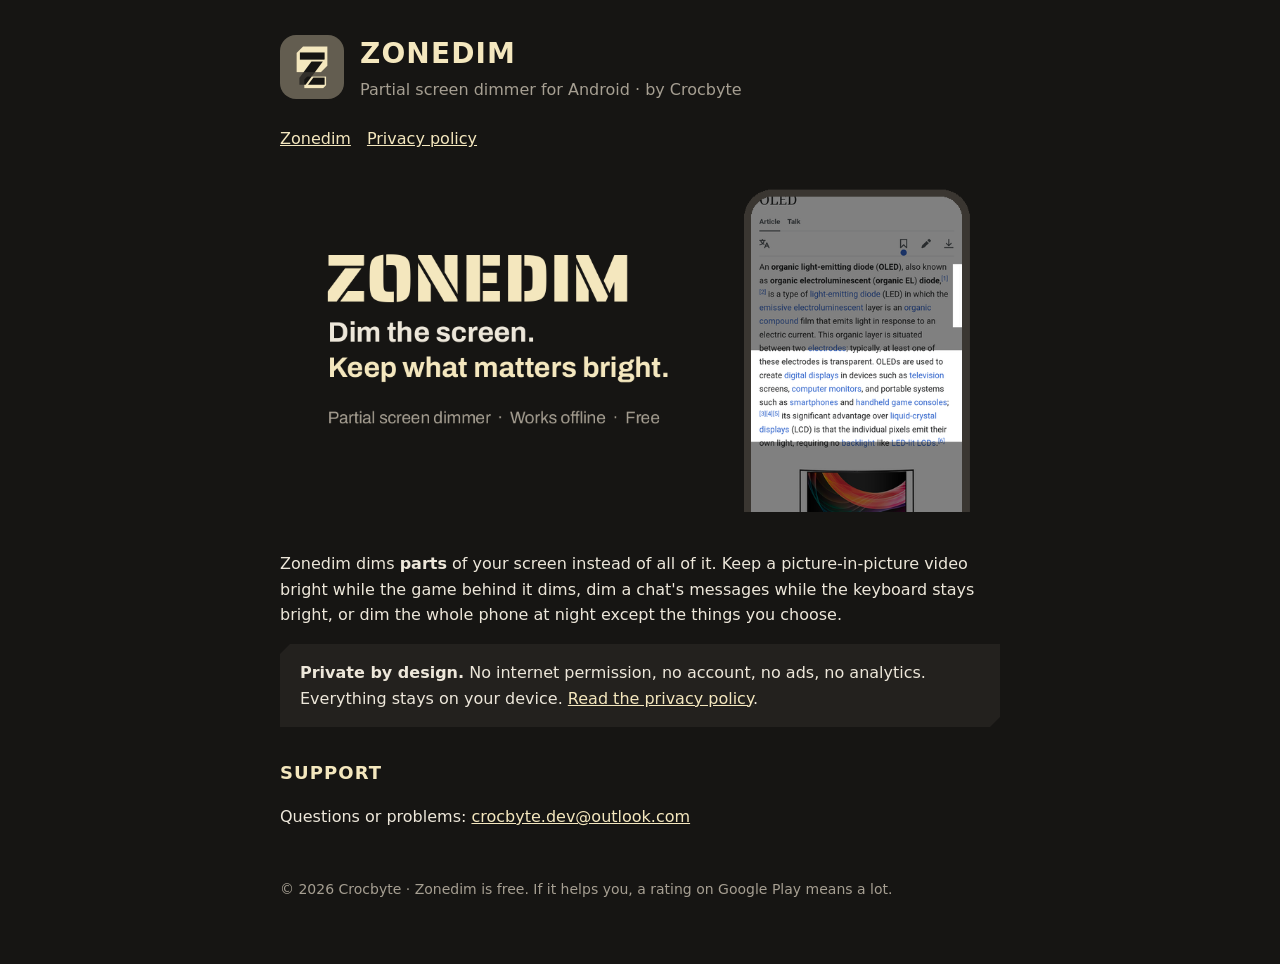
<file: index.html>
<!doctype html>
<html lang="en">
<head>
  <meta charset="utf-8">
  <meta name="viewport" content="width=device-width, initial-scale=1">
  <title>Zonedim: Partial Screen Dimmer</title>
  <meta name="description" content="Dim parts of your Android screen. Keep video, keyboard and what you read bright.">
  <link rel="stylesheet" href="assets/style.css">
</head>
<body>
<main>
  <header>
    <img src="assets/icon.png" alt="Zonedim icon">
    <div>
      <h1>ZONEDIM</h1>
      <div class="muted">Partial screen dimmer for Android · by Crocbyte</div>
    </div>
  </header>
  <nav><a href="index.html">Zonedim</a><a href="privacy.html">Privacy policy</a></nav>

  <img class="banner" src="assets/feature.png" alt="Zonedim: dim the screen, keep what matters bright">

  <p>Zonedim dims <strong>parts</strong> of your screen instead of all of it. Keep a
  picture-in-picture video bright while the game behind it dims, dim a chat's messages while the
  keyboard stays bright, or dim the whole phone at night except the things you choose.</p>

  <div class="card">
    <strong>Private by design.</strong> No internet permission, no account, no ads, no analytics.
    Everything stays on your device. <a href="privacy.html">Read the privacy policy</a>.
  </div>

  <h2>Support</h2>
  <p>Questions or problems: <a href="mailto:crocbyte.dev@outlook.com">crocbyte.dev@outlook.com</a></p>

  <footer>© 2026 Crocbyte · Zonedim is free. If it helps you, a rating on Google Play means a lot.</footer>
</main>
</body>
</html>
</file>
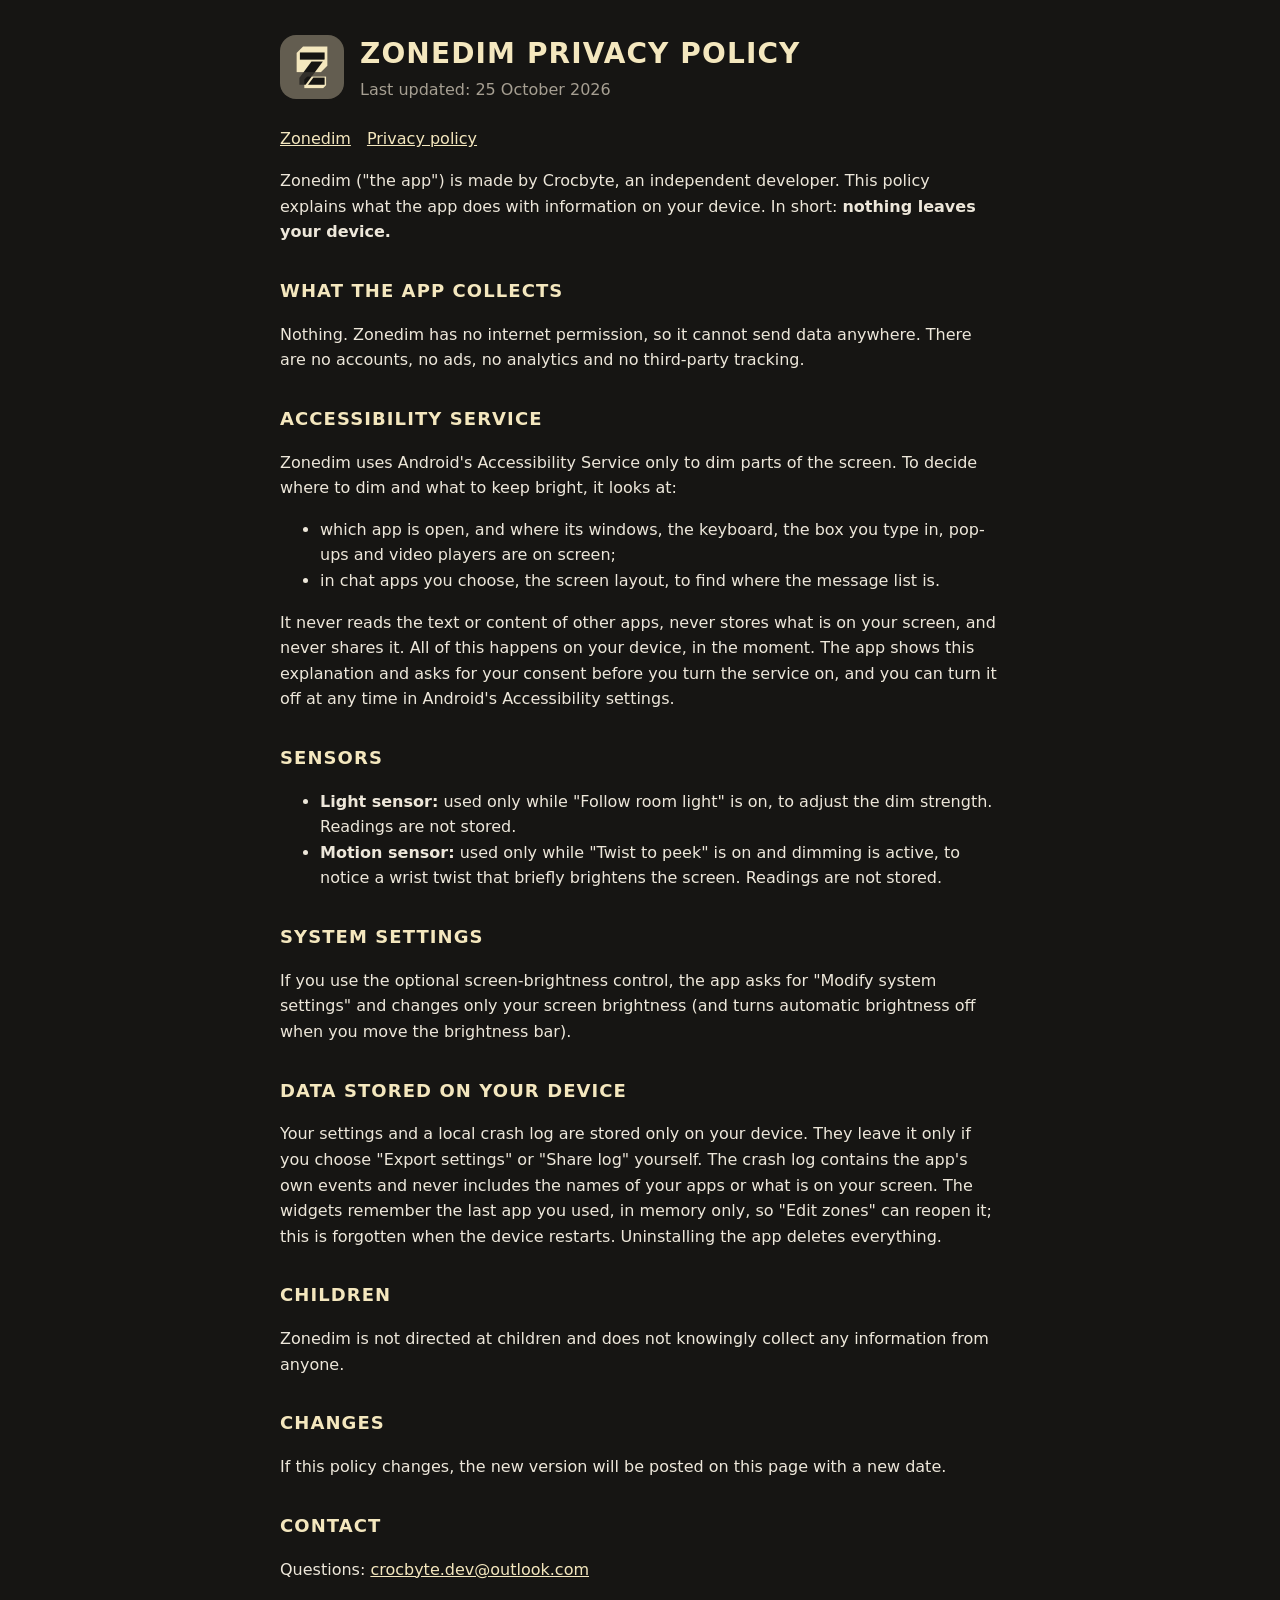
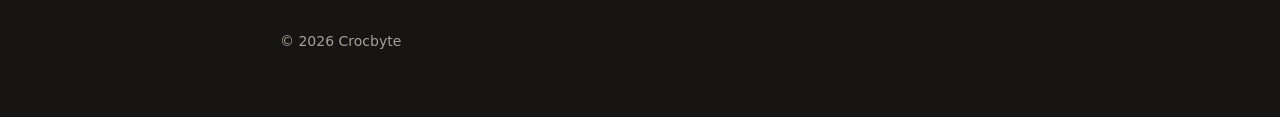
<file: privacy.html>
<!doctype html>
<html lang="en">
<head>
  <meta charset="utf-8">
  <meta name="viewport" content="width=device-width, initial-scale=1">
  <title>Zonedim privacy policy</title>
  <link rel="stylesheet" href="assets/style.css">
</head>
<body>
<main>
  <header>
    <img src="assets/icon.png" alt="Zonedim icon">
    <div>
      <h1>ZONEDIM PRIVACY POLICY</h1>
      <div class="muted">Last updated: 25 October 2026</div>
    </div>
  </header>
  <nav><a href="index.html">Zonedim</a><a href="privacy.html">Privacy policy</a></nav>

  <p>Zonedim ("the app") is made by Crocbyte, an independent developer. This policy explains what
  the app does with information on your device. In short: <strong>nothing leaves your device.</strong></p>

  <h2>What the app collects</h2>
  <p>Nothing. Zonedim has no internet permission, so it cannot send data anywhere. There are no
  accounts, no ads, no analytics and no third-party tracking.</p>

  <h2>Accessibility Service</h2>
  <p>Zonedim uses Android's Accessibility Service only to dim parts of the screen. To decide where
  to dim and what to keep bright, it looks at:</p>
  <ul>
    <li>which app is open, and where its windows, the keyboard, the box you type in, pop-ups and
      video players are on screen;</li>
    <li>in chat apps you choose, the screen layout, to find where the message list is.</li>
  </ul>
  <p>It never reads the text or content of other apps, never stores what is on your screen, and
  never shares it. All of this happens on your device, in the moment. The app shows this
  explanation and asks for your consent before you turn the service on, and you can turn it off at
  any time in Android's Accessibility settings.</p>

  <h2>Sensors</h2>
  <ul>
    <li><strong>Light sensor:</strong> used only while "Follow room light" is on, to adjust the dim
      strength. Readings are not stored.</li>
    <li><strong>Motion sensor:</strong> used only while "Twist to peek" is on and dimming is active,
      to notice a wrist twist that briefly brightens the screen. Readings are not stored.</li>
  </ul>

  <h2>System settings</h2>
  <p>If you use the optional screen-brightness control, the app asks for "Modify system settings"
  and changes only your screen brightness (and turns automatic brightness off when you move the
  brightness bar).</p>

  <h2>Data stored on your device</h2>
  <p>Your settings and a local crash log are stored only on your device. They leave it only if you
  choose "Export settings" or "Share log" yourself. The crash log contains the app's own events and
  never includes the names of your apps or what is on your screen. The widgets remember the last app
  you used, in memory only, so "Edit zones" can reopen it; this is forgotten when the device
  restarts. Uninstalling the app deletes everything.</p>

  <h2>Children</h2>
  <p>Zonedim is not directed at children and does not knowingly collect any information from anyone.</p>

  <h2>Changes</h2>
  <p>If this policy changes, the new version will be posted on this page with a new date.</p>

  <h2>Contact</h2>
  <p>Questions: <a href="mailto:crocbyte.dev@outlook.com">crocbyte.dev@outlook.com</a></p>

  <footer>© 2026 Crocbyte</footer>
</main>
</body>
</html>
</file>
<file: assets/style.css>
:root {
  --ground: #161513;
  --sheet: #23211e;
  --recess: #2e2b27;
  --light: #f4e7be;
  --ink: #ede7da;
  --muted: #a69f92;
}
* { box-sizing: border-box; }
body {
  margin: 0;
  background: var(--ground);
  color: var(--ink);
  font: 16px/1.6 system-ui, -apple-system, "Segoe UI", Roboto, sans-serif;
}
main { max-width: 760px; margin: 0 auto; padding: 32px 20px 64px; }
header { display: flex; align-items: center; gap: 16px; margin-bottom: 24px; }
header img { width: 64px; height: 64px; border-radius: 16px; }
h1 { color: var(--light); letter-spacing: .04em; margin: 0; font-size: 28px; }
h2 { color: var(--light); font-size: 18px; letter-spacing: .06em; text-transform: uppercase; margin-top: 32px; }
p, li { color: var(--ink); }
.muted { color: var(--muted); }
a { color: var(--light); }
.card { background: var(--sheet); padding: 16px 20px; margin: 12px 0;
  clip-path: polygon(10px 0, 100% 0, 100% calc(100% - 10px), calc(100% - 10px) 100%, 0 100%, 0 10px); }
.banner { width: 100%; height: auto; margin: 8px 0 16px; }
nav a { margin-right: 16px; }
footer { margin-top: 48px; color: var(--muted); font-size: 14px; }
</file>
